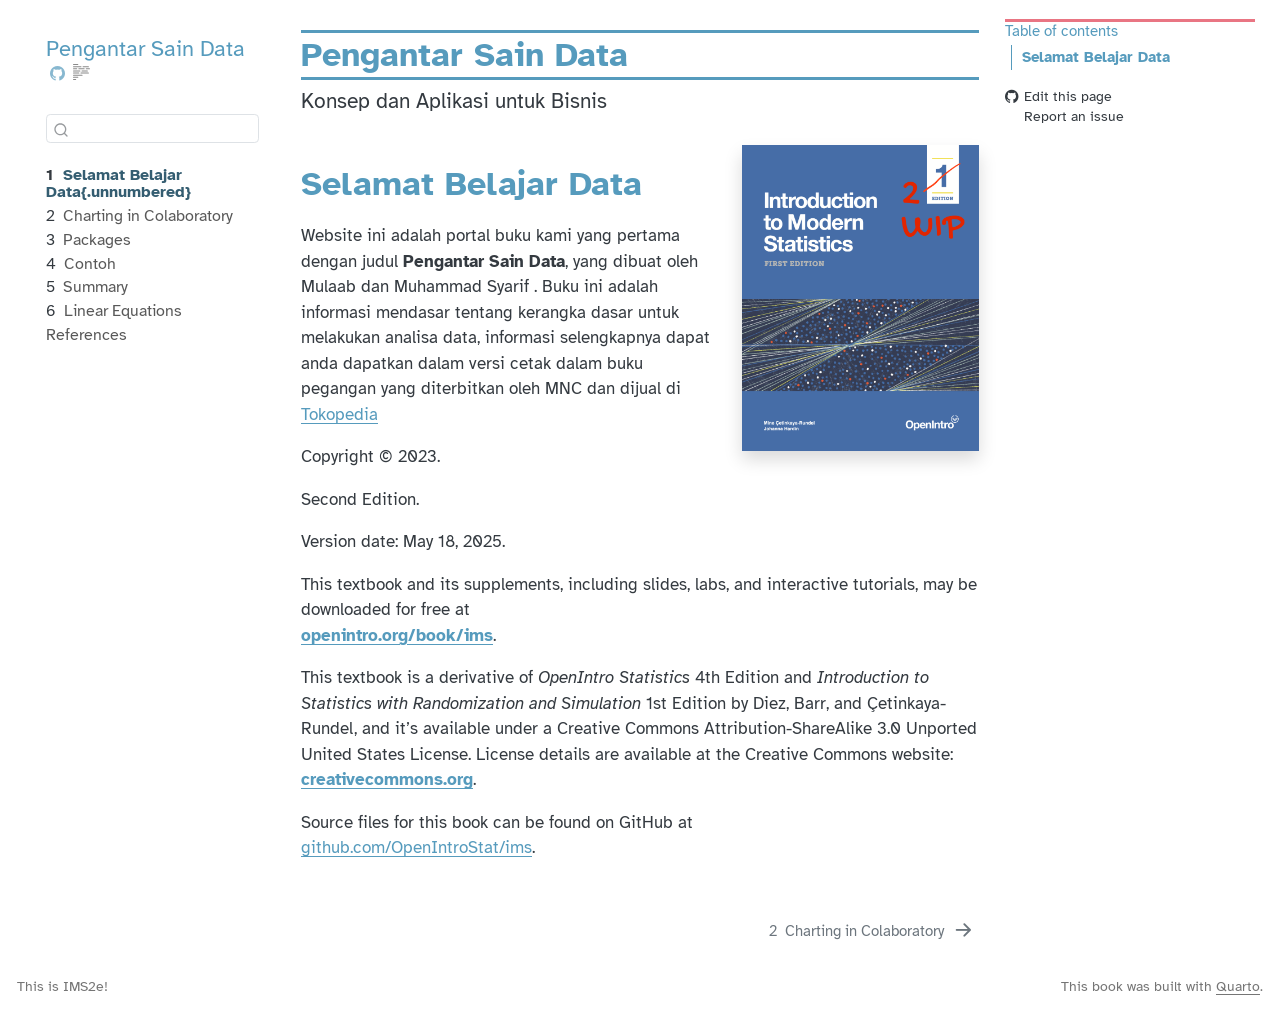
<file: index.html>
<!DOCTYPE html>
<html xmlns="http://www.w3.org/1999/xhtml" lang="en" xml:lang="en"><head>
<meta http-equiv="Content-Type" content="text/html; charset=UTF-8">
<meta charset="utf-8">
<meta name="generator" content="quarto-1.5.57">
<meta name="viewport" content="width=device-width, initial-scale=1.0, user-scalable=yes">
<meta name="author" content="Mine Çetinkaya-Rundel and Johanna Hardin">
<title>Pengantar Sain Data</title>
<style>
code{white-space: pre-wrap;}
span.smallcaps{font-variant: small-caps;}
div.columns{display: flex; gap: min(4vw, 1.5em);}
div.column{flex: auto; overflow-x: auto;}
div.hanging-indent{margin-left: 1.5em; text-indent: -1.5em;}
ul.task-list{list-style: none;}
ul.task-list li input[type="checkbox"] {
  width: 0.8em;
  margin: 0 0.8em 0.2em -1em; /* quarto-specific, see https://github.com/quarto-dev/quarto-cli/issues/4556 */ 
  vertical-align: middle;
}
</style>

<script src="site_libs/quarto-nav/quarto-nav.js"></script>
<script src="site_libs/quarto-nav/headroom.min.js"></script>
<script src="site_libs/clipboard/clipboard.min.js"></script>
<script src="site_libs/quarto-search/autocomplete.umd.js"></script>
<script src="site_libs/quarto-search/fuse.min.js"></script>
<script src="site_libs/quarto-search/quarto-search.js"></script>
<meta name="quarto:offset" content="./">
<link href="./grafik/grafik.html" rel="next">
<link href="./images/openintro.png" rel="icon" type="image/png">
<script src="site_libs/quarto-html/quarto.js"></script>
<script src="site_libs/quarto-html/popper.min.js"></script>
<script src="site_libs/quarto-html/tippy.umd.min.js"></script>
<script src="site_libs/quarto-html/anchor.min.js"></script>
<link href="site_libs/quarto-html/tippy.css" rel="stylesheet">
<link href="site_libs/quarto-html/quarto-syntax-highlighting.css" rel="stylesheet" id="quarto-text-highlighting-styles">
<script src="site_libs/bootstrap/bootstrap.min.js"></script>
<link href="site_libs/bootstrap/bootstrap-icons.css" rel="stylesheet">
<link href="site_libs/bootstrap/bootstrap.min.css" rel="stylesheet" id="quarto-bootstrap" data-mode="light">
<script src="site_libs/quarto-contrib/glightbox/glightbox.min.js"></script>
<link href="site_libs/quarto-contrib/glightbox/glightbox.min.css" rel="stylesheet">
<link href="site_libs/quarto-contrib/glightbox/lightbox.css" rel="stylesheet"><script id="quarto-search-options" type="application/json">{
  "location": "sidebar",
  "copy-button": false,
  "collapse-after": 3,
  "panel-placement": "start",
  "type": "textbox",
  "limit": 50,
  "keyboard-shortcut": [
    "f",
    "/",
    "s"
  ],
  "show-item-context": false,
  "language": {
    "search-no-results-text": "No results",
    "search-matching-documents-text": "matching documents",
    "search-copy-link-title": "Copy link to search",
    "search-hide-matches-text": "Hide additional matches",
    "search-more-match-text": "more match in this document",
    "search-more-matches-text": "more matches in this document",
    "search-clear-button-title": "Clear",
    "search-text-placeholder": "",
    "search-detached-cancel-button-title": "Cancel",
    "search-submit-button-title": "Submit",
    "search-label": "Search"
  }
}</script>
</head>
<body class="nav-sidebar floating">

<div id="quarto-search-results"></div>
  <header id="quarto-header" class="headroom fixed-top"><nav class="quarto-secondary-nav"><div class="container-fluid d-flex">
      <button type="button" class="quarto-btn-toggle btn" data-bs-toggle="collapse" role="button" data-bs-target=".quarto-sidebar-collapse-item" aria-controls="quarto-sidebar" aria-expanded="false" aria-label="Toggle sidebar navigation" onclick="if (window.quartoToggleHeadroom) { window.quartoToggleHeadroom(); }">
        <i class="bi bi-layout-text-sidebar-reverse"></i>
      </button>
        <nav class="quarto-page-breadcrumbs" aria-label="breadcrumb"><ol class="breadcrumb"><li class="breadcrumb-item"><a href="./index.html"><span class="chapter-number">1</span>&nbsp; <span class="chapter-title">Selamat Belajar Data{.unnumbered}</span></a></li></ol></nav>
        <a class="flex-grow-1" role="navigation" data-bs-toggle="collapse" data-bs-target=".quarto-sidebar-collapse-item" aria-controls="quarto-sidebar" aria-expanded="false" aria-label="Toggle sidebar navigation" onclick="if (window.quartoToggleHeadroom) { window.quartoToggleHeadroom(); }">      
        </a>
      <button type="button" class="btn quarto-search-button" aria-label="Search" onclick="window.quartoOpenSearch();">
        <i class="bi bi-search"></i>
      </button>
    </div>
  </nav></header><!-- content --><div id="quarto-content" class="quarto-container page-columns page-rows-contents page-layout-article">
<!-- sidebar -->
  <nav id="quarto-sidebar" class="sidebar collapse collapse-horizontal quarto-sidebar-collapse-item sidebar-navigation floating overflow-auto"><div class="pt-lg-2 mt-2 text-left sidebar-header">
    <div class="sidebar-title mb-0 py-0">
      <a href="./">Pengantar Sain Data</a> 
        <div class="sidebar-tools-main">
    <a href="https://github.com/OpenIntroStat/ims/" title="Source Code" class="quarto-navigation-tool px-1" aria-label="Source Code"><i class="bi bi-github"></i></a>
  <a href="" class="quarto-reader-toggle quarto-navigation-tool px-1" onclick="window.quartoToggleReader(); return false;" title="Toggle reader mode">
  <div class="quarto-reader-toggle-btn">
  <i class="bi"></i>
  </div>
</a>
</div>
    </div>
      </div>
        <div class="mt-2 flex-shrink-0 align-items-center">
        <div class="sidebar-search">
        <div id="quarto-search" class="" title="Search"></div>
        </div>
        </div>
    <div class="sidebar-menu-container"> 
    <ul class="list-unstyled mt-1">
<li class="sidebar-item">
  <div class="sidebar-item-container"> 
  <a href="./index.html" class="sidebar-item-text sidebar-link active">
 <span class="menu-text"><span class="chapter-number">1</span>&nbsp; <span class="chapter-title">Selamat Belajar Data{.unnumbered}</span></span></a>
  </div>
</li>
        <li class="sidebar-item">
  <div class="sidebar-item-container"> 
  <a href="./grafik/grafik.html" class="sidebar-item-text sidebar-link">
 <span class="menu-text"><span class="chapter-number">2</span>&nbsp; <span class="chapter-title">Charting in Colaboratory</span></span></a>
  </div>
</li>
        <li class="sidebar-item">
  <div class="sidebar-item-container"> 
  <a href="./grafik/iris.html" class="sidebar-item-text sidebar-link">
 <span class="menu-text"><span class="chapter-number">3</span>&nbsp; <span class="chapter-title">Packages</span></span></a>
  </div>
</li>
        <li class="sidebar-item">
  <div class="sidebar-item-container"> 
  <a href="./grafik/pca.html" class="sidebar-item-text sidebar-link">
 <span class="menu-text"><span class="chapter-number">4</span>&nbsp; <span class="chapter-title">Contoh</span></span></a>
  </div>
</li>
        <li class="sidebar-item">
  <div class="sidebar-item-container"> 
  <a href="./grafik/summary.html" class="sidebar-item-text sidebar-link">
 <span class="menu-text"><span class="chapter-number">5</span>&nbsp; <span class="chapter-title">Summary</span></span></a>
  </div>
</li>
        <li class="sidebar-item">
  <div class="sidebar-item-container"> 
  <a href="./grafik/L01LinearEquations.html" class="sidebar-item-text sidebar-link">
 <span class="menu-text"><span class="chapter-number">6</span>&nbsp; <span class="chapter-title">Linear Equations</span></span></a>
  </div>
</li>
        <li class="sidebar-item">
  <div class="sidebar-item-container"> 
  <a href="./grafik/references.html" class="sidebar-item-text sidebar-link">
 <span class="menu-text">References</span></a>
  </div>
</li>
    </ul>
</div>
</nav><div id="quarto-sidebar-glass" class="quarto-sidebar-collapse-item" data-bs-toggle="collapse" data-bs-target=".quarto-sidebar-collapse-item"></div>
<!-- margin-sidebar -->
    <div id="quarto-margin-sidebar" class="sidebar margin-sidebar">
        <nav id="TOC" role="doc-toc" class="toc-active"><h2 id="toc-title">Table of contents</h2>
   
  <ul>
<li><a href="#selamat-belajar-data" id="toc-selamat-belajar-data" class="nav-link active" data-scroll-target="#selamat-belajar-data">Selamat Belajar Data</a></li>
  </ul><div class="toc-actions"><ul><li><a href="https://github.com/OpenIntroStat/ims/edit/main/index.qmd" class="toc-action"><i class="bi bi-github"></i>Edit this page</a></li><li><a href="https://github.com/OpenIntroStat/ims/issues/new" class="toc-action"><i class="bi empty"></i>Report an issue</a></li></ul></div></nav>
    </div>
<!-- main -->
<main class="content" id="quarto-document-content"><header id="title-block-header" class="quarto-title-block default"><div class="quarto-title">
<h1 class="title">Pengantar Sain Data</h1>
<p class="subtitle lead">Konsep dan Aplikasi untuk Bisnis</p>
</div>



<div class="quarto-title-meta">

    
  
    
  </div>
  


</header><p><a href="images/IMS2_front_cover_WIP.png" class="lightbox" data-gallery="quarto-lightbox-gallery-1"><img src="images/IMS2_front_cover_WIP.png" title="Pengantar Sain Data" class="quarto-cover-image img-fluid"></a></p>
<section id="selamat-belajar-data" class="level1 unnumbered welcome"><h1 class="unnumbered">Selamat Belajar Data</h1>
<p>Website ini adalah portal buku kami yang pertama dengan judul <strong>Pengantar Sain Data</strong>, yang dibuat oleh Mulaab dan Muhammad Syarif . Buku ini adalah informasi mendasar tentang kerangka dasar untuk melakukan analisa data, informasi selengkapnya dapat anda dapatkan dalam versi cetak dalam buku pegangan yang diterbitkan oleh MNC dan dijual di <a href="https://www.openintro.org/">Tokopedia</a></p>
<!--
The book will always be available for free here. It is also available in PDF (for free or for the amount you choose to contribute) on Leanpub and in black&white paperback for purchase for $20.
<br><br>
<a href="https://leanpub.com/imstat" target="_blank"><img src="images/_icons/file.png" width="30px">&nbsp;<strong>Download PDF</strong></a>
<br>
<a href="https://www.openintro.org/go?id=ims1_bw_pb&referrer=/book/ims/online"><img src="images/_icons/book.png" width="30px">&nbsp;<strong>Purchase paperback</strong></a>
<br><br>
---
<br><br>
-->
<p>Copyright © 2023.</p>
<p>Second Edition.</p>
<p>Version date: May 18, 2025.</p>
<p>This textbook and its supplements, including slides, labs, and interactive tutorials, may be downloaded for free at<br><a href="http://openintro.org/book/ims"><strong>openintro.org/book/ims</strong></a>.</p>
<p>This textbook is a derivative of <em>OpenIntro Statistics</em> 4th Edition and <em>Introduction to Statistics with Randomization and Simulation</em> 1st Edition by Diez, Barr, and Çetinkaya-Rundel, and it’s available under a Creative Commons Attribution-ShareAlike 3.0 Unported United States License. License details are available at the Creative Commons website:<br><a href="https://www.openintro.org/go/?id=creativecommons_org&amp;referrer=ims1_pdf"><strong>creativecommons.org</strong></a>.</p>
<p>Source files for this book can be found on GitHub at<br><a href="https://github.com/OpenIntroStat/ims">github.com/OpenIntroStat/ims</a>.</p>
</section><!-- ```{r} --><!-- # install.packages("systemfonts") --><!-- systemfonts::system_fonts() --><!-- ``` -->


</main><!-- /main --><script id="quarto-html-after-body" type="application/javascript">
window.document.addEventListener("DOMContentLoaded", function (event) {
  const toggleBodyColorMode = (bsSheetEl) => {
    const mode = bsSheetEl.getAttribute("data-mode");
    const bodyEl = window.document.querySelector("body");
    if (mode === "dark") {
      bodyEl.classList.add("quarto-dark");
      bodyEl.classList.remove("quarto-light");
    } else {
      bodyEl.classList.add("quarto-light");
      bodyEl.classList.remove("quarto-dark");
    }
  }
  const toggleBodyColorPrimary = () => {
    const bsSheetEl = window.document.querySelector("link#quarto-bootstrap");
    if (bsSheetEl) {
      toggleBodyColorMode(bsSheetEl);
    }
  }
  toggleBodyColorPrimary();  
  const icon = "";
  const anchorJS = new window.AnchorJS();
  anchorJS.options = {
    placement: 'right',
    icon: icon
  };
  anchorJS.add('.anchored');
  const isCodeAnnotation = (el) => {
    for (const clz of el.classList) {
      if (clz.startsWith('code-annotation-')) {                     
        return true;
      }
    }
    return false;
  }
  const onCopySuccess = function(e) {
    // button target
    const button = e.trigger;
    // don't keep focus
    button.blur();
    // flash "checked"
    button.classList.add('code-copy-button-checked');
    var currentTitle = button.getAttribute("title");
    button.setAttribute("title", "Copied!");
    let tooltip;
    if (window.bootstrap) {
      button.setAttribute("data-bs-toggle", "tooltip");
      button.setAttribute("data-bs-placement", "left");
      button.setAttribute("data-bs-title", "Copied!");
      tooltip = new bootstrap.Tooltip(button, 
        { trigger: "manual", 
          customClass: "code-copy-button-tooltip",
          offset: [0, -8]});
      tooltip.show();    
    }
    setTimeout(function() {
      if (tooltip) {
        tooltip.hide();
        button.removeAttribute("data-bs-title");
        button.removeAttribute("data-bs-toggle");
        button.removeAttribute("data-bs-placement");
      }
      button.setAttribute("title", currentTitle);
      button.classList.remove('code-copy-button-checked');
    }, 1000);
    // clear code selection
    e.clearSelection();
  }
  const getTextToCopy = function(trigger) {
      const codeEl = trigger.previousElementSibling.cloneNode(true);
      for (const childEl of codeEl.children) {
        if (isCodeAnnotation(childEl)) {
          childEl.remove();
        }
      }
      return codeEl.innerText;
  }
  const clipboard = new window.ClipboardJS('.code-copy-button:not([data-in-quarto-modal])', {
    text: getTextToCopy
  });
  clipboard.on('success', onCopySuccess);
  if (window.document.getElementById('quarto-embedded-source-code-modal')) {
    // For code content inside modals, clipBoardJS needs to be initialized with a container option
    // TODO: Check when it could be a function (https://github.com/zenorocha/clipboard.js/issues/860)
    const clipboardModal = new window.ClipboardJS('.code-copy-button[data-in-quarto-modal]', {
      text: getTextToCopy,
      container: window.document.getElementById('quarto-embedded-source-code-modal')
    });
    clipboardModal.on('success', onCopySuccess);
  }
    var localhostRegex = new RegExp(/^(?:http|https):\/\/localhost\:?[0-9]*\//);
    var mailtoRegex = new RegExp(/^mailto:/);
      var filterRegex = new RegExp("https:\/\/openintro-ims2\.netlify\.app\/");
    var isInternal = (href) => {
        return filterRegex.test(href) || localhostRegex.test(href) || mailtoRegex.test(href);
    }
    // Inspect non-navigation links and adorn them if external
 	var links = window.document.querySelectorAll('a[href]:not(.nav-link):not(.navbar-brand):not(.toc-action):not(.sidebar-link):not(.sidebar-item-toggle):not(.pagination-link):not(.no-external):not([aria-hidden]):not(.dropdown-item):not(.quarto-navigation-tool):not(.about-link)');
    for (var i=0; i<links.length; i++) {
      const link = links[i];
      if (!isInternal(link.href)) {
        // undo the damage that might have been done by quarto-nav.js in the case of
        // links that we want to consider external
        if (link.dataset.originalHref !== undefined) {
          link.href = link.dataset.originalHref;
        }
      }
    }
  function tippyHover(el, contentFn, onTriggerFn, onUntriggerFn) {
    const config = {
      allowHTML: true,
      maxWidth: 500,
      delay: 100,
      arrow: false,
      appendTo: function(el) {
          return el.parentElement;
      },
      interactive: true,
      interactiveBorder: 10,
      theme: 'quarto',
      placement: 'bottom-start',
    };
    if (contentFn) {
      config.content = contentFn;
    }
    if (onTriggerFn) {
      config.onTrigger = onTriggerFn;
    }
    if (onUntriggerFn) {
      config.onUntrigger = onUntriggerFn;
    }
    window.tippy(el, config); 
  }
  const noterefs = window.document.querySelectorAll('a[role="doc-noteref"]');
  for (var i=0; i<noterefs.length; i++) {
    const ref = noterefs[i];
    tippyHover(ref, function() {
      // use id or data attribute instead here
      let href = ref.getAttribute('data-footnote-href') || ref.getAttribute('href');
      try { href = new URL(href).hash; } catch {}
      const id = href.replace(/^#\/?/, "");
      const note = window.document.getElementById(id);
      if (note) {
        return note.innerHTML;
      } else {
        return "";
      }
    });
  }
  const xrefs = window.document.querySelectorAll('a.quarto-xref');
  const processXRef = (id, note) => {
    // Strip column container classes
    const stripColumnClz = (el) => {
      el.classList.remove("page-full", "page-columns");
      if (el.children) {
        for (const child of el.children) {
          stripColumnClz(child);
        }
      }
    }
    stripColumnClz(note)
    if (id === null || id.startsWith('sec-')) {
      // Special case sections, only their first couple elements
      const container = document.createElement("div");
      if (note.children && note.children.length > 2) {
        container.appendChild(note.children[0].cloneNode(true));
        for (let i = 1; i < note.children.length; i++) {
          const child = note.children[i];
          if (child.tagName === "P" && child.innerText === "") {
            continue;
          } else {
            container.appendChild(child.cloneNode(true));
            break;
          }
        }
        if (window.Quarto?.typesetMath) {
          window.Quarto.typesetMath(container);
        }
        return container.innerHTML
      } else {
        if (window.Quarto?.typesetMath) {
          window.Quarto.typesetMath(note);
        }
        return note.innerHTML;
      }
    } else {
      // Remove any anchor links if they are present
      const anchorLink = note.querySelector('a.anchorjs-link');
      if (anchorLink) {
        anchorLink.remove();
      }
      if (window.Quarto?.typesetMath) {
        window.Quarto.typesetMath(note);
      }
      // TODO in 1.5, we should make sure this works without a callout special case
      if (note.classList.contains("callout")) {
        return note.outerHTML;
      } else {
        return note.innerHTML;
      }
    }
  }
  for (var i=0; i<xrefs.length; i++) {
    const xref = xrefs[i];
    tippyHover(xref, undefined, function(instance) {
      instance.disable();
      let url = xref.getAttribute('href');
      let hash = undefined; 
      if (url.startsWith('#')) {
        hash = url;
      } else {
        try { hash = new URL(url).hash; } catch {}
      }
      if (hash) {
        const id = hash.replace(/^#\/?/, "");
        const note = window.document.getElementById(id);
        if (note !== null) {
          try {
            const html = processXRef(id, note.cloneNode(true));
            instance.setContent(html);
          } finally {
            instance.enable();
            instance.show();
          }
        } else {
          // See if we can fetch this
          fetch(url.split('#')[0])
          .then(res => res.text())
          .then(html => {
            const parser = new DOMParser();
            const htmlDoc = parser.parseFromString(html, "text/html");
            const note = htmlDoc.getElementById(id);
            if (note !== null) {
              const html = processXRef(id, note);
              instance.setContent(html);
            } 
          }).finally(() => {
            instance.enable();
            instance.show();
          });
        }
      } else {
        // See if we can fetch a full url (with no hash to target)
        // This is a special case and we should probably do some content thinning / targeting
        fetch(url)
        .then(res => res.text())
        .then(html => {
          const parser = new DOMParser();
          const htmlDoc = parser.parseFromString(html, "text/html");
          const note = htmlDoc.querySelector('main.content');
          if (note !== null) {
            // This should only happen for chapter cross references
            // (since there is no id in the URL)
            // remove the first header
            if (note.children.length > 0 && note.children[0].tagName === "HEADER") {
              note.children[0].remove();
            }
            const html = processXRef(null, note);
            instance.setContent(html);
          } 
        }).finally(() => {
          instance.enable();
          instance.show();
        });
      }
    }, function(instance) {
    });
  }
      let selectedAnnoteEl;
      const selectorForAnnotation = ( cell, annotation) => {
        let cellAttr = 'data-code-cell="' + cell + '"';
        let lineAttr = 'data-code-annotation="' +  annotation + '"';
        const selector = 'span[' + cellAttr + '][' + lineAttr + ']';
        return selector;
      }
      const selectCodeLines = (annoteEl) => {
        const doc = window.document;
        const targetCell = annoteEl.getAttribute("data-target-cell");
        const targetAnnotation = annoteEl.getAttribute("data-target-annotation");
        const annoteSpan = window.document.querySelector(selectorForAnnotation(targetCell, targetAnnotation));
        const lines = annoteSpan.getAttribute("data-code-lines").split(",");
        const lineIds = lines.map((line) => {
          return targetCell + "-" + line;
        })
        let top = null;
        let height = null;
        let parent = null;
        if (lineIds.length > 0) {
            //compute the position of the single el (top and bottom and make a div)
            const el = window.document.getElementById(lineIds[0]);
            top = el.offsetTop;
            height = el.offsetHeight;
            parent = el.parentElement.parentElement;
          if (lineIds.length > 1) {
            const lastEl = window.document.getElementById(lineIds[lineIds.length - 1]);
            const bottom = lastEl.offsetTop + lastEl.offsetHeight;
            height = bottom - top;
          }
          if (top !== null && height !== null && parent !== null) {
            // cook up a div (if necessary) and position it 
            let div = window.document.getElementById("code-annotation-line-highlight");
            if (div === null) {
              div = window.document.createElement("div");
              div.setAttribute("id", "code-annotation-line-highlight");
              div.style.position = 'absolute';
              parent.appendChild(div);
            }
            div.style.top = top - 2 + "px";
            div.style.height = height + 4 + "px";
            div.style.left = 0;
            let gutterDiv = window.document.getElementById("code-annotation-line-highlight-gutter");
            if (gutterDiv === null) {
              gutterDiv = window.document.createElement("div");
              gutterDiv.setAttribute("id", "code-annotation-line-highlight-gutter");
              gutterDiv.style.position = 'absolute';
              const codeCell = window.document.getElementById(targetCell);
              const gutter = codeCell.querySelector('.code-annotation-gutter');
              gutter.appendChild(gutterDiv);
            }
            gutterDiv.style.top = top - 2 + "px";
            gutterDiv.style.height = height + 4 + "px";
          }
          selectedAnnoteEl = annoteEl;
        }
      };
      const unselectCodeLines = () => {
        const elementsIds = ["code-annotation-line-highlight", "code-annotation-line-highlight-gutter"];
        elementsIds.forEach((elId) => {
          const div = window.document.getElementById(elId);
          if (div) {
            div.remove();
          }
        });
        selectedAnnoteEl = undefined;
      };
        // Handle positioning of the toggle
    window.addEventListener(
      "resize",
      throttle(() => {
        elRect = undefined;
        if (selectedAnnoteEl) {
          selectCodeLines(selectedAnnoteEl);
        }
      }, 10)
    );
    function throttle(fn, ms) {
    let throttle = false;
    let timer;
      return (...args) => {
        if(!throttle) { // first call gets through
            fn.apply(this, args);
            throttle = true;
        } else { // all the others get throttled
            if(timer) clearTimeout(timer); // cancel #2
            timer = setTimeout(() => {
              fn.apply(this, args);
              timer = throttle = false;
            }, ms);
        }
      };
    }
      // Attach click handler to the DT
      const annoteDls = window.document.querySelectorAll('dt[data-target-cell]');
      for (const annoteDlNode of annoteDls) {
        annoteDlNode.addEventListener('click', (event) => {
          const clickedEl = event.target;
          if (clickedEl !== selectedAnnoteEl) {
            unselectCodeLines();
            const activeEl = window.document.querySelector('dt[data-target-cell].code-annotation-active');
            if (activeEl) {
              activeEl.classList.remove('code-annotation-active');
            }
            selectCodeLines(clickedEl);
            clickedEl.classList.add('code-annotation-active');
          } else {
            // Unselect the line
            unselectCodeLines();
            clickedEl.classList.remove('code-annotation-active');
          }
        });
      }
  const findCites = (el) => {
    const parentEl = el.parentElement;
    if (parentEl) {
      const cites = parentEl.dataset.cites;
      if (cites) {
        return {
          el,
          cites: cites.split(' ')
        };
      } else {
        return findCites(el.parentElement)
      }
    } else {
      return undefined;
    }
  };
  var bibliorefs = window.document.querySelectorAll('a[role="doc-biblioref"]');
  for (var i=0; i<bibliorefs.length; i++) {
    const ref = bibliorefs[i];
    const citeInfo = findCites(ref);
    if (citeInfo) {
      tippyHover(citeInfo.el, function() {
        var popup = window.document.createElement('div');
        citeInfo.cites.forEach(function(cite) {
          var citeDiv = window.document.createElement('div');
          citeDiv.classList.add('hanging-indent');
          citeDiv.classList.add('csl-entry');
          var biblioDiv = window.document.getElementById('ref-' + cite);
          if (biblioDiv) {
            citeDiv.innerHTML = biblioDiv.innerHTML;
          }
          popup.appendChild(citeDiv);
        });
        return popup.innerHTML;
      });
    }
  }
});
</script><nav class="page-navigation"><div class="nav-page nav-page-previous">
  </div>
  <div class="nav-page nav-page-next">
      <a href="./grafik/grafik.html" class="pagination-link" aria-label="Charting in Colaboratory">
        <span class="nav-page-text"><span class="chapter-number">2</span>&nbsp; <span class="chapter-title">Charting in Colaboratory</span></span> <i class="bi bi-arrow-right-short"></i>
      </a>
  </div>
</nav>
</div> <!-- /content -->
<footer class="footer"><div class="nav-footer">
    <div class="nav-footer-left">
<p>This is IMS2e!</p>
</div>   
    <div class="nav-footer-center">
      &nbsp;
    <div class="toc-actions d-sm-block d-md-none"><ul><li><a href="https://github.com/OpenIntroStat/ims/edit/main/index.qmd" class="toc-action"><i class="bi bi-github"></i>Edit this page</a></li><li><a href="https://github.com/OpenIntroStat/ims/issues/new" class="toc-action"><i class="bi empty"></i>Report an issue</a></li></ul></div></div>
    <div class="nav-footer-right">
<p>This book was built with <a href="https://quarto.org/">Quarto</a>.</p>
</div>
  </div>
</footer><script>var lightboxQuarto = GLightbox({"selector":".lightbox","closeEffect":"zoom","openEffect":"zoom","loop":false,"descPosition":"bottom"});
(function() {
  let previousOnload = window.onload;
  window.onload = () => {
    if (previousOnload) {
      previousOnload();
    }
    lightboxQuarto.on('slide_before_load', (data) => {
      const { slideIndex, slideNode, slideConfig, player, trigger } = data;
      const href = trigger.getAttribute('href');
      if (href !== null) {
        const imgEl = window.document.querySelector(`a[href="${href}"] img`);
        if (imgEl !== null) {
          const srcAttr = imgEl.getAttribute("src");
          if (srcAttr && srcAttr.startsWith("data:")) {
            slideConfig.href = srcAttr;
          }
        }
      } 
    });
  
    lightboxQuarto.on('slide_after_load', (data) => {
      const { slideIndex, slideNode, slideConfig, player, trigger } = data;
      if (window.Quarto?.typesetMath) {
        window.Quarto.typesetMath(slideNode);
      }
    });
  
  };
  
})();
          </script>


</body></html>
</file>
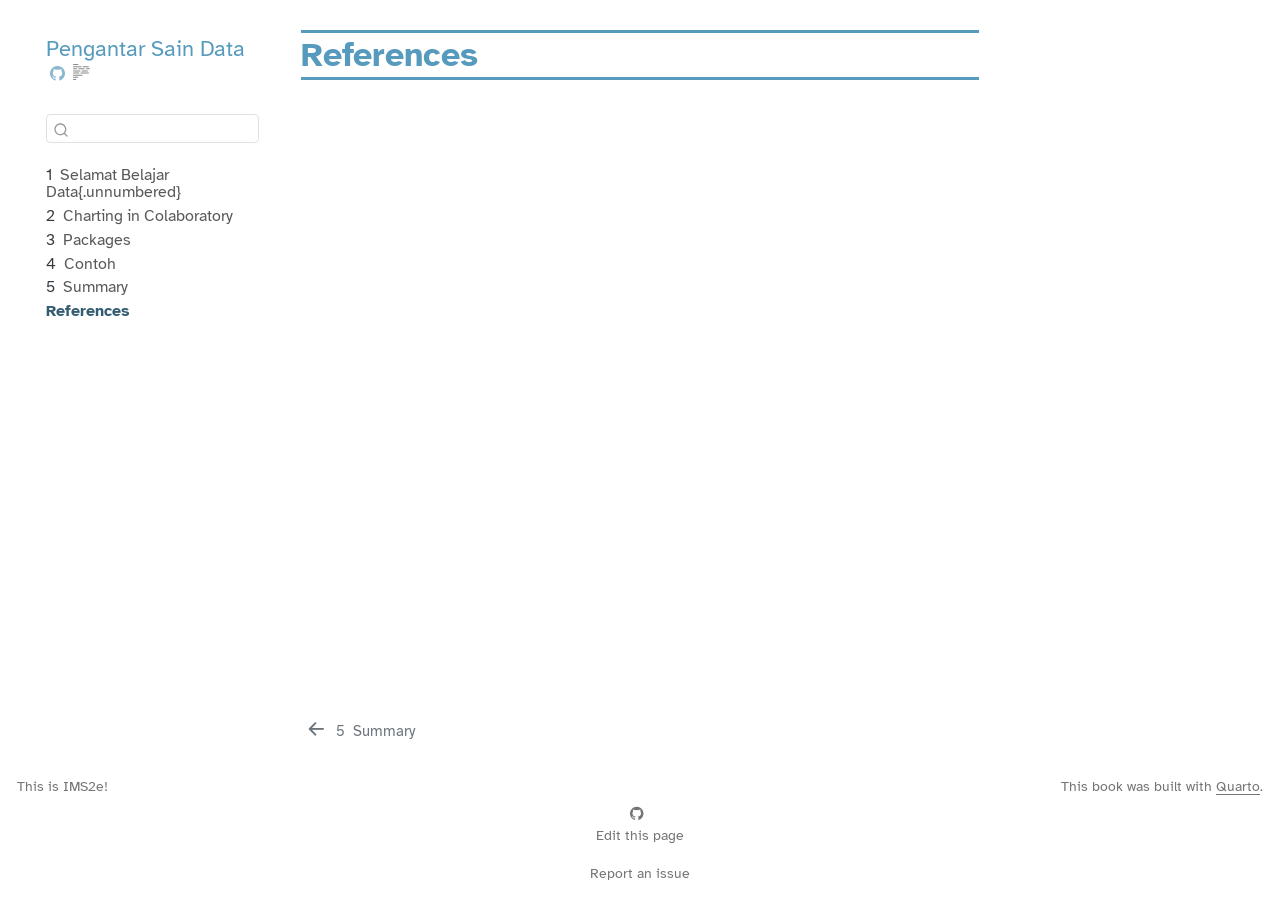
<file: grafik/references.html>
<!DOCTYPE html>
<html xmlns="http://www.w3.org/1999/xhtml" lang="en" xml:lang="en"><head>

<meta charset="utf-8">
<meta name="generator" content="quarto-1.3.450">

<meta name="viewport" content="width=device-width, initial-scale=1.0, user-scalable=yes">

<meta name="author" content="Mine Çetinkaya-Rundel and Johanna Hardin">

<title>Pengantar Sain Data - References</title>
<style>
code{white-space: pre-wrap;}
span.smallcaps{font-variant: small-caps;}
div.columns{display: flex; gap: min(4vw, 1.5em);}
div.column{flex: auto; overflow-x: auto;}
div.hanging-indent{margin-left: 1.5em; text-indent: -1.5em;}
ul.task-list{list-style: none;}
ul.task-list li input[type="checkbox"] {
  width: 0.8em;
  margin: 0 0.8em 0.2em -1em; /* quarto-specific, see https://github.com/quarto-dev/quarto-cli/issues/4556 */ 
  vertical-align: middle;
}
/* CSS for citations */
div.csl-bib-body { }
div.csl-entry {
  clear: both;
}
.hanging-indent div.csl-entry {
  margin-left:2em;
  text-indent:-2em;
}
div.csl-left-margin {
  min-width:2em;
  float:left;
}
div.csl-right-inline {
  margin-left:2em;
  padding-left:1em;
}
div.csl-indent {
  margin-left: 2em;
}</style>


<script src="../site_libs/quarto-nav/quarto-nav.js"></script>
<script src="../site_libs/quarto-nav/headroom.min.js"></script>
<script src="../site_libs/clipboard/clipboard.min.js"></script>
<script src="../site_libs/quarto-search/autocomplete.umd.js"></script>
<script src="../site_libs/quarto-search/fuse.min.js"></script>
<script src="../site_libs/quarto-search/quarto-search.js"></script>
<meta name="quarto:offset" content="../">
<link href="../grafik/summary.html" rel="prev">
<link href="../images/openintro.png" rel="icon" type="image/png">
<script src="../site_libs/quarto-html/quarto.js"></script>
<script src="../site_libs/quarto-html/popper.min.js"></script>
<script src="../site_libs/quarto-html/tippy.umd.min.js"></script>
<script src="../site_libs/quarto-html/anchor.min.js"></script>
<link href="../site_libs/quarto-html/tippy.css" rel="stylesheet">
<link href="../site_libs/quarto-html/quarto-syntax-highlighting.css" rel="stylesheet" id="quarto-text-highlighting-styles">
<script src="../site_libs/bootstrap/bootstrap.min.js"></script>
<link href="../site_libs/bootstrap/bootstrap-icons.css" rel="stylesheet">
<link href="../site_libs/bootstrap/bootstrap.min.css" rel="stylesheet" id="quarto-bootstrap" data-mode="light">
<script id="quarto-search-options" type="application/json">{
  "location": "sidebar",
  "copy-button": false,
  "collapse-after": 3,
  "panel-placement": "start",
  "type": "textbox",
  "limit": 20,
  "language": {
    "search-no-results-text": "No results",
    "search-matching-documents-text": "matching documents",
    "search-copy-link-title": "Copy link to search",
    "search-hide-matches-text": "Hide additional matches",
    "search-more-match-text": "more match in this document",
    "search-more-matches-text": "more matches in this document",
    "search-clear-button-title": "Clear",
    "search-detached-cancel-button-title": "Cancel",
    "search-submit-button-title": "Submit",
    "search-label": "Search"
  }
}</script>


</head>

<body class="nav-sidebar floating">

<div id="quarto-search-results"></div>
  <header id="quarto-header" class="headroom fixed-top">
  <nav class="quarto-secondary-nav">
    <div class="container-fluid d-flex">
      <button type="button" class="quarto-btn-toggle btn" data-bs-toggle="collapse" data-bs-target="#quarto-sidebar,#quarto-sidebar-glass" aria-controls="quarto-sidebar" aria-expanded="false" aria-label="Toggle sidebar navigation" onclick="if (window.quartoToggleHeadroom) { window.quartoToggleHeadroom(); }">
        <i class="bi bi-layout-text-sidebar-reverse"></i>
      </button>
      <nav class="quarto-page-breadcrumbs" aria-label="breadcrumb"><ol class="breadcrumb"><li class="breadcrumb-item"><a href="../grafik/references.html">References</a></li></ol></nav>
      <a class="flex-grow-1" role="button" data-bs-toggle="collapse" data-bs-target="#quarto-sidebar,#quarto-sidebar-glass" aria-controls="quarto-sidebar" aria-expanded="false" aria-label="Toggle sidebar navigation" onclick="if (window.quartoToggleHeadroom) { window.quartoToggleHeadroom(); }">      
      </a>
      <button type="button" class="btn quarto-search-button" aria-label="" onclick="window.quartoOpenSearch();">
        <i class="bi bi-search"></i>
      </button>
    </div>
  </nav>
</header>
<!-- content -->
<div id="quarto-content" class="quarto-container page-columns page-rows-contents page-layout-article">
<!-- sidebar -->
  <nav id="quarto-sidebar" class="sidebar collapse collapse-horizontal sidebar-navigation floating overflow-auto">
    <div class="pt-lg-2 mt-2 text-left sidebar-header">
    <div class="sidebar-title mb-0 py-0">
      <a href="../">Pengantar Sain Data</a> 
        <div class="sidebar-tools-main">
    <a href="https://github.com/OpenIntroStat/ims/" rel="" title="Source Code" class="quarto-navigation-tool px-1" aria-label="Source Code"><i class="bi bi-github"></i></a>
  <a href="" class="quarto-reader-toggle quarto-navigation-tool px-1" onclick="window.quartoToggleReader(); return false;" title="Toggle reader mode">
  <div class="quarto-reader-toggle-btn">
  <i class="bi"></i>
  </div>
</a>
</div>
    </div>
      </div>
        <div class="mt-2 flex-shrink-0 align-items-center">
        <div class="sidebar-search">
        <div id="quarto-search" class="" title="Search"></div>
        </div>
        </div>
    <div class="sidebar-menu-container"> 
    <ul class="list-unstyled mt-1">
        <li class="sidebar-item">
  <div class="sidebar-item-container"> 
  <a href="../index.html" class="sidebar-item-text sidebar-link">
 <span class="menu-text"><span class="chapter-number">1</span>&nbsp; <span class="chapter-title">Selamat Belajar Data{.unnumbered}</span></span></a>
  </div>
</li>
        <li class="sidebar-item">
  <div class="sidebar-item-container"> 
  <a href="../grafik/grafik.html" class="sidebar-item-text sidebar-link">
 <span class="menu-text"><span class="chapter-number">2</span>&nbsp; <span class="chapter-title">Charting in Colaboratory</span></span></a>
  </div>
</li>
        <li class="sidebar-item">
  <div class="sidebar-item-container"> 
  <a href="../grafik/iris.html" class="sidebar-item-text sidebar-link">
 <span class="menu-text"><span class="chapter-number">3</span>&nbsp; <span class="chapter-title">Packages</span></span></a>
  </div>
</li>
        <li class="sidebar-item">
  <div class="sidebar-item-container"> 
  <a href="../grafik/pca.html" class="sidebar-item-text sidebar-link">
 <span class="menu-text"><span class="chapter-number">4</span>&nbsp; <span class="chapter-title">Contoh</span></span></a>
  </div>
</li>
        <li class="sidebar-item">
  <div class="sidebar-item-container"> 
  <a href="../grafik/summary.html" class="sidebar-item-text sidebar-link">
 <span class="menu-text"><span class="chapter-number">5</span>&nbsp; <span class="chapter-title">Summary</span></span></a>
  </div>
</li>
        <li class="sidebar-item">
  <div class="sidebar-item-container"> 
  <a href="../grafik/references.html" class="sidebar-item-text sidebar-link active">
 <span class="menu-text">References</span></a>
  </div>
</li>
    </ul>
    </div>
</nav>
<div id="quarto-sidebar-glass" data-bs-toggle="collapse" data-bs-target="#quarto-sidebar,#quarto-sidebar-glass"></div>
<!-- margin-sidebar -->
    <div id="quarto-margin-sidebar" class="sidebar margin-sidebar">
        
    </div>
<!-- main -->
<main class="content" id="quarto-document-content">

<header id="title-block-header" class="quarto-title-block default">
<div class="quarto-title">
<h1 class="title">References</h1>
</div>



<div class="quarto-title-meta">

    
  
    
  </div>
  

</header>

<div id="refs" role="list" style="display: none">

</div>



</main> <!-- /main -->
<script id="quarto-html-after-body" type="application/javascript">
window.document.addEventListener("DOMContentLoaded", function (event) {
  const toggleBodyColorMode = (bsSheetEl) => {
    const mode = bsSheetEl.getAttribute("data-mode");
    const bodyEl = window.document.querySelector("body");
    if (mode === "dark") {
      bodyEl.classList.add("quarto-dark");
      bodyEl.classList.remove("quarto-light");
    } else {
      bodyEl.classList.add("quarto-light");
      bodyEl.classList.remove("quarto-dark");
    }
  }
  const toggleBodyColorPrimary = () => {
    const bsSheetEl = window.document.querySelector("link#quarto-bootstrap");
    if (bsSheetEl) {
      toggleBodyColorMode(bsSheetEl);
    }
  }
  toggleBodyColorPrimary();  
  const icon = "";
  const anchorJS = new window.AnchorJS();
  anchorJS.options = {
    placement: 'right',
    icon: icon
  };
  anchorJS.add('.anchored');
  const isCodeAnnotation = (el) => {
    for (const clz of el.classList) {
      if (clz.startsWith('code-annotation-')) {                     
        return true;
      }
    }
    return false;
  }
  const clipboard = new window.ClipboardJS('.code-copy-button', {
    text: function(trigger) {
      const codeEl = trigger.previousElementSibling.cloneNode(true);
      for (const childEl of codeEl.children) {
        if (isCodeAnnotation(childEl)) {
          childEl.remove();
        }
      }
      return codeEl.innerText;
    }
  });
  clipboard.on('success', function(e) {
    // button target
    const button = e.trigger;
    // don't keep focus
    button.blur();
    // flash "checked"
    button.classList.add('code-copy-button-checked');
    var currentTitle = button.getAttribute("title");
    button.setAttribute("title", "Copied!");
    let tooltip;
    if (window.bootstrap) {
      button.setAttribute("data-bs-toggle", "tooltip");
      button.setAttribute("data-bs-placement", "left");
      button.setAttribute("data-bs-title", "Copied!");
      tooltip = new bootstrap.Tooltip(button, 
        { trigger: "manual", 
          customClass: "code-copy-button-tooltip",
          offset: [0, -8]});
      tooltip.show();    
    }
    setTimeout(function() {
      if (tooltip) {
        tooltip.hide();
        button.removeAttribute("data-bs-title");
        button.removeAttribute("data-bs-toggle");
        button.removeAttribute("data-bs-placement");
      }
      button.setAttribute("title", currentTitle);
      button.classList.remove('code-copy-button-checked');
    }, 1000);
    // clear code selection
    e.clearSelection();
  });
  function tippyHover(el, contentFn) {
    const config = {
      allowHTML: true,
      content: contentFn,
      maxWidth: 500,
      delay: 100,
      arrow: false,
      appendTo: function(el) {
          return el.parentElement;
      },
      interactive: true,
      interactiveBorder: 10,
      theme: 'quarto',
      placement: 'bottom-start'
    };
    window.tippy(el, config); 
  }
  const noterefs = window.document.querySelectorAll('a[role="doc-noteref"]');
  for (var i=0; i<noterefs.length; i++) {
    const ref = noterefs[i];
    tippyHover(ref, function() {
      // use id or data attribute instead here
      let href = ref.getAttribute('data-footnote-href') || ref.getAttribute('href');
      try { href = new URL(href).hash; } catch {}
      const id = href.replace(/^#\/?/, "");
      const note = window.document.getElementById(id);
      return note.innerHTML;
    });
  }
      let selectedAnnoteEl;
      const selectorForAnnotation = ( cell, annotation) => {
        let cellAttr = 'data-code-cell="' + cell + '"';
        let lineAttr = 'data-code-annotation="' +  annotation + '"';
        const selector = 'span[' + cellAttr + '][' + lineAttr + ']';
        return selector;
      }
      const selectCodeLines = (annoteEl) => {
        const doc = window.document;
        const targetCell = annoteEl.getAttribute("data-target-cell");
        const targetAnnotation = annoteEl.getAttribute("data-target-annotation");
        const annoteSpan = window.document.querySelector(selectorForAnnotation(targetCell, targetAnnotation));
        const lines = annoteSpan.getAttribute("data-code-lines").split(",");
        const lineIds = lines.map((line) => {
          return targetCell + "-" + line;
        })
        let top = null;
        let height = null;
        let parent = null;
        if (lineIds.length > 0) {
            //compute the position of the single el (top and bottom and make a div)
            const el = window.document.getElementById(lineIds[0]);
            top = el.offsetTop;
            height = el.offsetHeight;
            parent = el.parentElement.parentElement;
          if (lineIds.length > 1) {
            const lastEl = window.document.getElementById(lineIds[lineIds.length - 1]);
            const bottom = lastEl.offsetTop + lastEl.offsetHeight;
            height = bottom - top;
          }
          if (top !== null && height !== null && parent !== null) {
            // cook up a div (if necessary) and position it 
            let div = window.document.getElementById("code-annotation-line-highlight");
            if (div === null) {
              div = window.document.createElement("div");
              div.setAttribute("id", "code-annotation-line-highlight");
              div.style.position = 'absolute';
              parent.appendChild(div);
            }
            div.style.top = top - 2 + "px";
            div.style.height = height + 4 + "px";
            let gutterDiv = window.document.getElementById("code-annotation-line-highlight-gutter");
            if (gutterDiv === null) {
              gutterDiv = window.document.createElement("div");
              gutterDiv.setAttribute("id", "code-annotation-line-highlight-gutter");
              gutterDiv.style.position = 'absolute';
              const codeCell = window.document.getElementById(targetCell);
              const gutter = codeCell.querySelector('.code-annotation-gutter');
              gutter.appendChild(gutterDiv);
            }
            gutterDiv.style.top = top - 2 + "px";
            gutterDiv.style.height = height + 4 + "px";
          }
          selectedAnnoteEl = annoteEl;
        }
      };
      const unselectCodeLines = () => {
        const elementsIds = ["code-annotation-line-highlight", "code-annotation-line-highlight-gutter"];
        elementsIds.forEach((elId) => {
          const div = window.document.getElementById(elId);
          if (div) {
            div.remove();
          }
        });
        selectedAnnoteEl = undefined;
      };
      // Attach click handler to the DT
      const annoteDls = window.document.querySelectorAll('dt[data-target-cell]');
      for (const annoteDlNode of annoteDls) {
        annoteDlNode.addEventListener('click', (event) => {
          const clickedEl = event.target;
          if (clickedEl !== selectedAnnoteEl) {
            unselectCodeLines();
            const activeEl = window.document.querySelector('dt[data-target-cell].code-annotation-active');
            if (activeEl) {
              activeEl.classList.remove('code-annotation-active');
            }
            selectCodeLines(clickedEl);
            clickedEl.classList.add('code-annotation-active');
          } else {
            // Unselect the line
            unselectCodeLines();
            clickedEl.classList.remove('code-annotation-active');
          }
        });
      }
  const findCites = (el) => {
    const parentEl = el.parentElement;
    if (parentEl) {
      const cites = parentEl.dataset.cites;
      if (cites) {
        return {
          el,
          cites: cites.split(' ')
        };
      } else {
        return findCites(el.parentElement)
      }
    } else {
      return undefined;
    }
  };
  var bibliorefs = window.document.querySelectorAll('a[role="doc-biblioref"]');
  for (var i=0; i<bibliorefs.length; i++) {
    const ref = bibliorefs[i];
    const citeInfo = findCites(ref);
    if (citeInfo) {
      tippyHover(citeInfo.el, function() {
        var popup = window.document.createElement('div');
        citeInfo.cites.forEach(function(cite) {
          var citeDiv = window.document.createElement('div');
          citeDiv.classList.add('hanging-indent');
          citeDiv.classList.add('csl-entry');
          var biblioDiv = window.document.getElementById('ref-' + cite);
          if (biblioDiv) {
            citeDiv.innerHTML = biblioDiv.innerHTML;
          }
          popup.appendChild(citeDiv);
        });
        return popup.innerHTML;
      });
    }
  }
});
</script>
<nav class="page-navigation">
  <div class="nav-page nav-page-previous">
      <a href="../grafik/summary.html" class="pagination-link">
        <i class="bi bi-arrow-left-short"></i> <span class="nav-page-text"><span class="chapter-number">5</span>&nbsp; <span class="chapter-title">Summary</span></span>
      </a>          
  </div>
  <div class="nav-page nav-page-next">
  </div>
</nav>
</div> <!-- /content -->
<footer class="footer">
  <div class="nav-footer">
    <div class="nav-footer-left">This is IMS2e!</div>   
    <div class="nav-footer-center">
      &nbsp;
    <div class="toc-actions"><div><i class="bi bi-github"></i></div><div class="action-links"><p><a href="https://github.com/OpenIntroStat/ims/edit/main/grafik/references.qmd" class="toc-action">Edit this page</a></p><p><a href="https://github.com/OpenIntroStat/ims/issues/new" class="toc-action">Report an issue</a></p></div></div></div>
    <div class="nav-footer-right">This book was built with <a href="https://quarto.org/">Quarto</a>.</div>
  </div>
</footer>



</body></html>
</file>
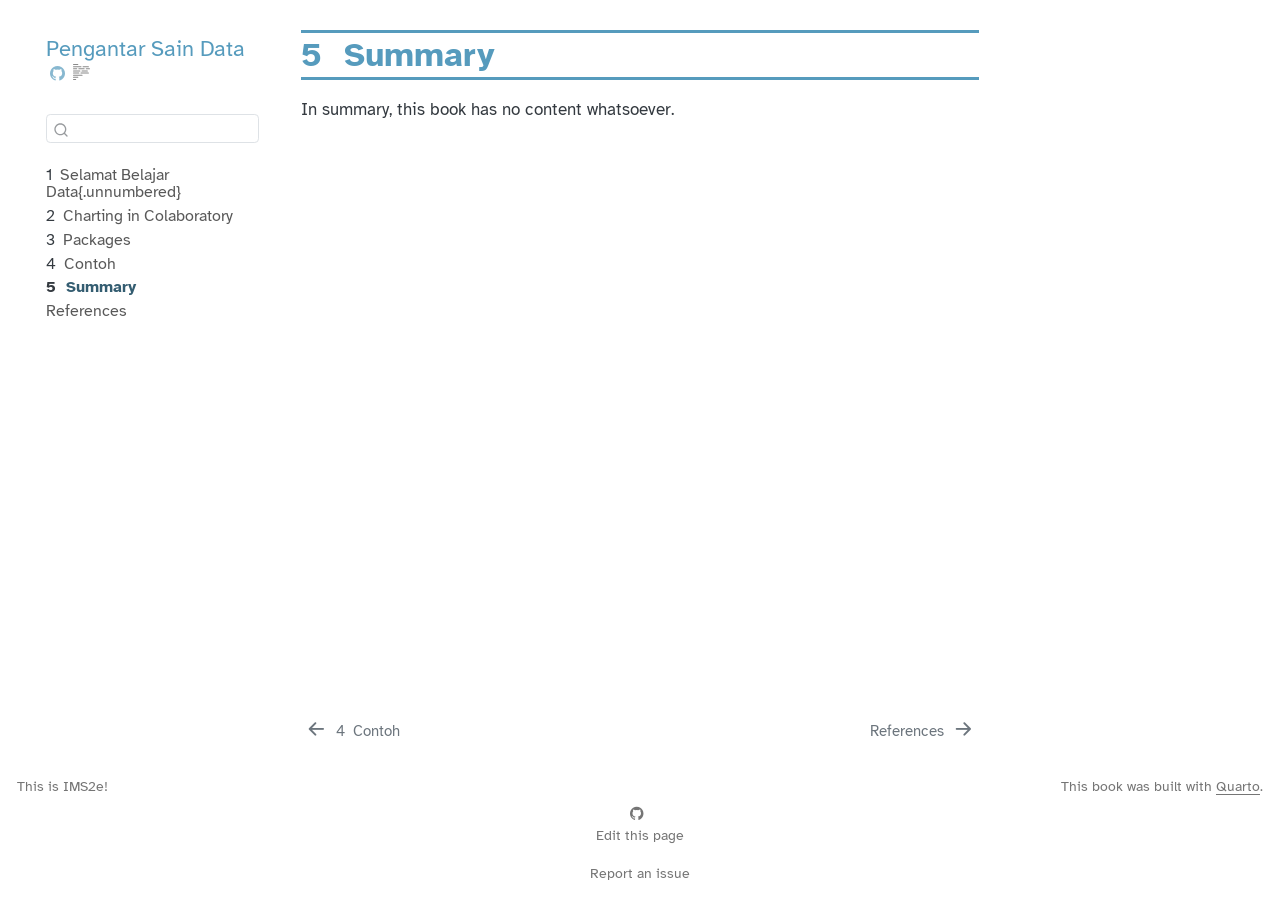
<file: grafik/summary.html>
<!DOCTYPE html>
<html xmlns="http://www.w3.org/1999/xhtml" lang="en" xml:lang="en"><head>

<meta charset="utf-8">
<meta name="generator" content="quarto-1.3.450">

<meta name="viewport" content="width=device-width, initial-scale=1.0, user-scalable=yes">

<meta name="author" content="Mine Çetinkaya-Rundel and Johanna Hardin">

<title>Pengantar Sain Data - 5&nbsp; Summary</title>
<style>
code{white-space: pre-wrap;}
span.smallcaps{font-variant: small-caps;}
div.columns{display: flex; gap: min(4vw, 1.5em);}
div.column{flex: auto; overflow-x: auto;}
div.hanging-indent{margin-left: 1.5em; text-indent: -1.5em;}
ul.task-list{list-style: none;}
ul.task-list li input[type="checkbox"] {
  width: 0.8em;
  margin: 0 0.8em 0.2em -1em; /* quarto-specific, see https://github.com/quarto-dev/quarto-cli/issues/4556 */ 
  vertical-align: middle;
}
</style>


<script src="../site_libs/quarto-nav/quarto-nav.js"></script>
<script src="../site_libs/quarto-nav/headroom.min.js"></script>
<script src="../site_libs/clipboard/clipboard.min.js"></script>
<script src="../site_libs/quarto-search/autocomplete.umd.js"></script>
<script src="../site_libs/quarto-search/fuse.min.js"></script>
<script src="../site_libs/quarto-search/quarto-search.js"></script>
<meta name="quarto:offset" content="../">
<link href="../grafik/references.html" rel="next">
<link href="../grafik/pca.html" rel="prev">
<link href="../images/openintro.png" rel="icon" type="image/png">
<script src="../site_libs/quarto-html/quarto.js"></script>
<script src="../site_libs/quarto-html/popper.min.js"></script>
<script src="../site_libs/quarto-html/tippy.umd.min.js"></script>
<script src="../site_libs/quarto-html/anchor.min.js"></script>
<link href="../site_libs/quarto-html/tippy.css" rel="stylesheet">
<link href="../site_libs/quarto-html/quarto-syntax-highlighting.css" rel="stylesheet" id="quarto-text-highlighting-styles">
<script src="../site_libs/bootstrap/bootstrap.min.js"></script>
<link href="../site_libs/bootstrap/bootstrap-icons.css" rel="stylesheet">
<link href="../site_libs/bootstrap/bootstrap.min.css" rel="stylesheet" id="quarto-bootstrap" data-mode="light">
<script id="quarto-search-options" type="application/json">{
  "location": "sidebar",
  "copy-button": false,
  "collapse-after": 3,
  "panel-placement": "start",
  "type": "textbox",
  "limit": 20,
  "language": {
    "search-no-results-text": "No results",
    "search-matching-documents-text": "matching documents",
    "search-copy-link-title": "Copy link to search",
    "search-hide-matches-text": "Hide additional matches",
    "search-more-match-text": "more match in this document",
    "search-more-matches-text": "more matches in this document",
    "search-clear-button-title": "Clear",
    "search-detached-cancel-button-title": "Cancel",
    "search-submit-button-title": "Submit",
    "search-label": "Search"
  }
}</script>


</head>

<body class="nav-sidebar floating">

<div id="quarto-search-results"></div>
  <header id="quarto-header" class="headroom fixed-top">
  <nav class="quarto-secondary-nav">
    <div class="container-fluid d-flex">
      <button type="button" class="quarto-btn-toggle btn" data-bs-toggle="collapse" data-bs-target="#quarto-sidebar,#quarto-sidebar-glass" aria-controls="quarto-sidebar" aria-expanded="false" aria-label="Toggle sidebar navigation" onclick="if (window.quartoToggleHeadroom) { window.quartoToggleHeadroom(); }">
        <i class="bi bi-layout-text-sidebar-reverse"></i>
      </button>
      <nav class="quarto-page-breadcrumbs" aria-label="breadcrumb"><ol class="breadcrumb"><li class="breadcrumb-item"><a href="../grafik/summary.html"><span class="chapter-number">5</span>&nbsp; <span class="chapter-title">Summary</span></a></li></ol></nav>
      <a class="flex-grow-1" role="button" data-bs-toggle="collapse" data-bs-target="#quarto-sidebar,#quarto-sidebar-glass" aria-controls="quarto-sidebar" aria-expanded="false" aria-label="Toggle sidebar navigation" onclick="if (window.quartoToggleHeadroom) { window.quartoToggleHeadroom(); }">      
      </a>
      <button type="button" class="btn quarto-search-button" aria-label="" onclick="window.quartoOpenSearch();">
        <i class="bi bi-search"></i>
      </button>
    </div>
  </nav>
</header>
<!-- content -->
<div id="quarto-content" class="quarto-container page-columns page-rows-contents page-layout-article">
<!-- sidebar -->
  <nav id="quarto-sidebar" class="sidebar collapse collapse-horizontal sidebar-navigation floating overflow-auto">
    <div class="pt-lg-2 mt-2 text-left sidebar-header">
    <div class="sidebar-title mb-0 py-0">
      <a href="../">Pengantar Sain Data</a> 
        <div class="sidebar-tools-main">
    <a href="https://github.com/OpenIntroStat/ims/" rel="" title="Source Code" class="quarto-navigation-tool px-1" aria-label="Source Code"><i class="bi bi-github"></i></a>
  <a href="" class="quarto-reader-toggle quarto-navigation-tool px-1" onclick="window.quartoToggleReader(); return false;" title="Toggle reader mode">
  <div class="quarto-reader-toggle-btn">
  <i class="bi"></i>
  </div>
</a>
</div>
    </div>
      </div>
        <div class="mt-2 flex-shrink-0 align-items-center">
        <div class="sidebar-search">
        <div id="quarto-search" class="" title="Search"></div>
        </div>
        </div>
    <div class="sidebar-menu-container"> 
    <ul class="list-unstyled mt-1">
        <li class="sidebar-item">
  <div class="sidebar-item-container"> 
  <a href="../index.html" class="sidebar-item-text sidebar-link">
 <span class="menu-text"><span class="chapter-number">1</span>&nbsp; <span class="chapter-title">Selamat Belajar Data{.unnumbered}</span></span></a>
  </div>
</li>
        <li class="sidebar-item">
  <div class="sidebar-item-container"> 
  <a href="../grafik/grafik.html" class="sidebar-item-text sidebar-link">
 <span class="menu-text"><span class="chapter-number">2</span>&nbsp; <span class="chapter-title">Charting in Colaboratory</span></span></a>
  </div>
</li>
        <li class="sidebar-item">
  <div class="sidebar-item-container"> 
  <a href="../grafik/iris.html" class="sidebar-item-text sidebar-link">
 <span class="menu-text"><span class="chapter-number">3</span>&nbsp; <span class="chapter-title">Packages</span></span></a>
  </div>
</li>
        <li class="sidebar-item">
  <div class="sidebar-item-container"> 
  <a href="../grafik/pca.html" class="sidebar-item-text sidebar-link">
 <span class="menu-text"><span class="chapter-number">4</span>&nbsp; <span class="chapter-title">Contoh</span></span></a>
  </div>
</li>
        <li class="sidebar-item">
  <div class="sidebar-item-container"> 
  <a href="../grafik/summary.html" class="sidebar-item-text sidebar-link active">
 <span class="menu-text"><span class="chapter-number">5</span>&nbsp; <span class="chapter-title">Summary</span></span></a>
  </div>
</li>
        <li class="sidebar-item">
  <div class="sidebar-item-container"> 
  <a href="../grafik/references.html" class="sidebar-item-text sidebar-link">
 <span class="menu-text">References</span></a>
  </div>
</li>
    </ul>
    </div>
</nav>
<div id="quarto-sidebar-glass" data-bs-toggle="collapse" data-bs-target="#quarto-sidebar,#quarto-sidebar-glass"></div>
<!-- margin-sidebar -->
    <div id="quarto-margin-sidebar" class="sidebar margin-sidebar">
        
    </div>
<!-- main -->
<main class="content" id="quarto-document-content">

<header id="title-block-header" class="quarto-title-block default">
<div class="quarto-title">
<h1 class="title"><span class="chapter-number">5</span>&nbsp; <span class="chapter-title">Summary</span></h1>
</div>



<div class="quarto-title-meta">

    
  
    
  </div>
  

</header>

<p>In summary, this book has no content whatsoever.</p>



</main> <!-- /main -->
<script id="quarto-html-after-body" type="application/javascript">
window.document.addEventListener("DOMContentLoaded", function (event) {
  const toggleBodyColorMode = (bsSheetEl) => {
    const mode = bsSheetEl.getAttribute("data-mode");
    const bodyEl = window.document.querySelector("body");
    if (mode === "dark") {
      bodyEl.classList.add("quarto-dark");
      bodyEl.classList.remove("quarto-light");
    } else {
      bodyEl.classList.add("quarto-light");
      bodyEl.classList.remove("quarto-dark");
    }
  }
  const toggleBodyColorPrimary = () => {
    const bsSheetEl = window.document.querySelector("link#quarto-bootstrap");
    if (bsSheetEl) {
      toggleBodyColorMode(bsSheetEl);
    }
  }
  toggleBodyColorPrimary();  
  const icon = "";
  const anchorJS = new window.AnchorJS();
  anchorJS.options = {
    placement: 'right',
    icon: icon
  };
  anchorJS.add('.anchored');
  const isCodeAnnotation = (el) => {
    for (const clz of el.classList) {
      if (clz.startsWith('code-annotation-')) {                     
        return true;
      }
    }
    return false;
  }
  const clipboard = new window.ClipboardJS('.code-copy-button', {
    text: function(trigger) {
      const codeEl = trigger.previousElementSibling.cloneNode(true);
      for (const childEl of codeEl.children) {
        if (isCodeAnnotation(childEl)) {
          childEl.remove();
        }
      }
      return codeEl.innerText;
    }
  });
  clipboard.on('success', function(e) {
    // button target
    const button = e.trigger;
    // don't keep focus
    button.blur();
    // flash "checked"
    button.classList.add('code-copy-button-checked');
    var currentTitle = button.getAttribute("title");
    button.setAttribute("title", "Copied!");
    let tooltip;
    if (window.bootstrap) {
      button.setAttribute("data-bs-toggle", "tooltip");
      button.setAttribute("data-bs-placement", "left");
      button.setAttribute("data-bs-title", "Copied!");
      tooltip = new bootstrap.Tooltip(button, 
        { trigger: "manual", 
          customClass: "code-copy-button-tooltip",
          offset: [0, -8]});
      tooltip.show();    
    }
    setTimeout(function() {
      if (tooltip) {
        tooltip.hide();
        button.removeAttribute("data-bs-title");
        button.removeAttribute("data-bs-toggle");
        button.removeAttribute("data-bs-placement");
      }
      button.setAttribute("title", currentTitle);
      button.classList.remove('code-copy-button-checked');
    }, 1000);
    // clear code selection
    e.clearSelection();
  });
  function tippyHover(el, contentFn) {
    const config = {
      allowHTML: true,
      content: contentFn,
      maxWidth: 500,
      delay: 100,
      arrow: false,
      appendTo: function(el) {
          return el.parentElement;
      },
      interactive: true,
      interactiveBorder: 10,
      theme: 'quarto',
      placement: 'bottom-start'
    };
    window.tippy(el, config); 
  }
  const noterefs = window.document.querySelectorAll('a[role="doc-noteref"]');
  for (var i=0; i<noterefs.length; i++) {
    const ref = noterefs[i];
    tippyHover(ref, function() {
      // use id or data attribute instead here
      let href = ref.getAttribute('data-footnote-href') || ref.getAttribute('href');
      try { href = new URL(href).hash; } catch {}
      const id = href.replace(/^#\/?/, "");
      const note = window.document.getElementById(id);
      return note.innerHTML;
    });
  }
      let selectedAnnoteEl;
      const selectorForAnnotation = ( cell, annotation) => {
        let cellAttr = 'data-code-cell="' + cell + '"';
        let lineAttr = 'data-code-annotation="' +  annotation + '"';
        const selector = 'span[' + cellAttr + '][' + lineAttr + ']';
        return selector;
      }
      const selectCodeLines = (annoteEl) => {
        const doc = window.document;
        const targetCell = annoteEl.getAttribute("data-target-cell");
        const targetAnnotation = annoteEl.getAttribute("data-target-annotation");
        const annoteSpan = window.document.querySelector(selectorForAnnotation(targetCell, targetAnnotation));
        const lines = annoteSpan.getAttribute("data-code-lines").split(",");
        const lineIds = lines.map((line) => {
          return targetCell + "-" + line;
        })
        let top = null;
        let height = null;
        let parent = null;
        if (lineIds.length > 0) {
            //compute the position of the single el (top and bottom and make a div)
            const el = window.document.getElementById(lineIds[0]);
            top = el.offsetTop;
            height = el.offsetHeight;
            parent = el.parentElement.parentElement;
          if (lineIds.length > 1) {
            const lastEl = window.document.getElementById(lineIds[lineIds.length - 1]);
            const bottom = lastEl.offsetTop + lastEl.offsetHeight;
            height = bottom - top;
          }
          if (top !== null && height !== null && parent !== null) {
            // cook up a div (if necessary) and position it 
            let div = window.document.getElementById("code-annotation-line-highlight");
            if (div === null) {
              div = window.document.createElement("div");
              div.setAttribute("id", "code-annotation-line-highlight");
              div.style.position = 'absolute';
              parent.appendChild(div);
            }
            div.style.top = top - 2 + "px";
            div.style.height = height + 4 + "px";
            let gutterDiv = window.document.getElementById("code-annotation-line-highlight-gutter");
            if (gutterDiv === null) {
              gutterDiv = window.document.createElement("div");
              gutterDiv.setAttribute("id", "code-annotation-line-highlight-gutter");
              gutterDiv.style.position = 'absolute';
              const codeCell = window.document.getElementById(targetCell);
              const gutter = codeCell.querySelector('.code-annotation-gutter');
              gutter.appendChild(gutterDiv);
            }
            gutterDiv.style.top = top - 2 + "px";
            gutterDiv.style.height = height + 4 + "px";
          }
          selectedAnnoteEl = annoteEl;
        }
      };
      const unselectCodeLines = () => {
        const elementsIds = ["code-annotation-line-highlight", "code-annotation-line-highlight-gutter"];
        elementsIds.forEach((elId) => {
          const div = window.document.getElementById(elId);
          if (div) {
            div.remove();
          }
        });
        selectedAnnoteEl = undefined;
      };
      // Attach click handler to the DT
      const annoteDls = window.document.querySelectorAll('dt[data-target-cell]');
      for (const annoteDlNode of annoteDls) {
        annoteDlNode.addEventListener('click', (event) => {
          const clickedEl = event.target;
          if (clickedEl !== selectedAnnoteEl) {
            unselectCodeLines();
            const activeEl = window.document.querySelector('dt[data-target-cell].code-annotation-active');
            if (activeEl) {
              activeEl.classList.remove('code-annotation-active');
            }
            selectCodeLines(clickedEl);
            clickedEl.classList.add('code-annotation-active');
          } else {
            // Unselect the line
            unselectCodeLines();
            clickedEl.classList.remove('code-annotation-active');
          }
        });
      }
  const findCites = (el) => {
    const parentEl = el.parentElement;
    if (parentEl) {
      const cites = parentEl.dataset.cites;
      if (cites) {
        return {
          el,
          cites: cites.split(' ')
        };
      } else {
        return findCites(el.parentElement)
      }
    } else {
      return undefined;
    }
  };
  var bibliorefs = window.document.querySelectorAll('a[role="doc-biblioref"]');
  for (var i=0; i<bibliorefs.length; i++) {
    const ref = bibliorefs[i];
    const citeInfo = findCites(ref);
    if (citeInfo) {
      tippyHover(citeInfo.el, function() {
        var popup = window.document.createElement('div');
        citeInfo.cites.forEach(function(cite) {
          var citeDiv = window.document.createElement('div');
          citeDiv.classList.add('hanging-indent');
          citeDiv.classList.add('csl-entry');
          var biblioDiv = window.document.getElementById('ref-' + cite);
          if (biblioDiv) {
            citeDiv.innerHTML = biblioDiv.innerHTML;
          }
          popup.appendChild(citeDiv);
        });
        return popup.innerHTML;
      });
    }
  }
});
</script>
<nav class="page-navigation">
  <div class="nav-page nav-page-previous">
      <a href="../grafik/pca.html" class="pagination-link">
        <i class="bi bi-arrow-left-short"></i> <span class="nav-page-text"><span class="chapter-number">4</span>&nbsp; <span class="chapter-title">Contoh</span></span>
      </a>          
  </div>
  <div class="nav-page nav-page-next">
      <a href="../grafik/references.html" class="pagination-link">
        <span class="nav-page-text">References</span> <i class="bi bi-arrow-right-short"></i>
      </a>
  </div>
</nav>
</div> <!-- /content -->
<footer class="footer">
  <div class="nav-footer">
    <div class="nav-footer-left">This is IMS2e!</div>   
    <div class="nav-footer-center">
      &nbsp;
    <div class="toc-actions"><div><i class="bi bi-github"></i></div><div class="action-links"><p><a href="https://github.com/OpenIntroStat/ims/edit/main/grafik/summary.qmd" class="toc-action">Edit this page</a></p><p><a href="https://github.com/OpenIntroStat/ims/issues/new" class="toc-action">Report an issue</a></p></div></div></div>
    <div class="nav-footer-right">This book was built with <a href="https://quarto.org/">Quarto</a>.</div>
  </div>
</footer>



</body></html>
</file>
<file: site_libs/quarto-html/tippy.css>
.tippy-box[data-animation=fade][data-state=hidden]{opacity:0}[data-tippy-root]{max-width:calc(100vw - 10px)}.tippy-box{position:relative;background-color:#333;color:#fff;border-radius:4px;font-size:14px;line-height:1.4;white-space:normal;outline:0;transition-property:transform,visibility,opacity}.tippy-box[data-placement^=top]>.tippy-arrow{bottom:0}.tippy-box[data-placement^=top]>.tippy-arrow:before{bottom:-7px;left:0;border-width:8px 8px 0;border-top-color:initial;transform-origin:center top}.tippy-box[data-placement^=bottom]>.tippy-arrow{top:0}.tippy-box[data-placement^=bottom]>.tippy-arrow:before{top:-7px;left:0;border-width:0 8px 8px;border-bottom-color:initial;transform-origin:center bottom}.tippy-box[data-placement^=left]>.tippy-arrow{right:0}.tippy-box[data-placement^=left]>.tippy-arrow:before{border-width:8px 0 8px 8px;border-left-color:initial;right:-7px;transform-origin:center left}.tippy-box[data-placement^=right]>.tippy-arrow{left:0}.tippy-box[data-placement^=right]>.tippy-arrow:before{left:-7px;border-width:8px 8px 8px 0;border-right-color:initial;transform-origin:center right}.tippy-box[data-inertia][data-state=visible]{transition-timing-function:cubic-bezier(.54,1.5,.38,1.11)}.tippy-arrow{width:16px;height:16px;color:#333}.tippy-arrow:before{content:"";position:absolute;border-color:transparent;border-style:solid}.tippy-content{position:relative;padding:5px 9px;z-index:1}
</file>
<file: site_libs/quarto-html/quarto-syntax-highlighting.css>
/* quarto syntax highlight colors */
:root {
  --quarto-hl-ot-color: #003B4F;
  --quarto-hl-at-color: #657422;
  --quarto-hl-ss-color: #20794D;
  --quarto-hl-an-color: #5E5E5E;
  --quarto-hl-fu-color: #4758AB;
  --quarto-hl-st-color: #20794D;
  --quarto-hl-cf-color: #003B4F;
  --quarto-hl-op-color: #5E5E5E;
  --quarto-hl-er-color: #AD0000;
  --quarto-hl-bn-color: #AD0000;
  --quarto-hl-al-color: #AD0000;
  --quarto-hl-va-color: #111111;
  --quarto-hl-bu-color: inherit;
  --quarto-hl-ex-color: inherit;
  --quarto-hl-pp-color: #AD0000;
  --quarto-hl-in-color: #5E5E5E;
  --quarto-hl-vs-color: #20794D;
  --quarto-hl-wa-color: #5E5E5E;
  --quarto-hl-do-color: #5E5E5E;
  --quarto-hl-im-color: #00769E;
  --quarto-hl-ch-color: #20794D;
  --quarto-hl-dt-color: #AD0000;
  --quarto-hl-fl-color: #AD0000;
  --quarto-hl-co-color: #5E5E5E;
  --quarto-hl-cv-color: #5E5E5E;
  --quarto-hl-cn-color: #8f5902;
  --quarto-hl-sc-color: #5E5E5E;
  --quarto-hl-dv-color: #AD0000;
  --quarto-hl-kw-color: #003B4F;
}

/* other quarto variables */
:root {
  --quarto-font-monospace: "Source Code Pro";
}

pre > code.sourceCode > span {
  color: #003B4F;
}

code span {
  color: #003B4F;
}

code.sourceCode > span {
  color: #003B4F;
}

div.sourceCode,
div.sourceCode pre.sourceCode {
  color: #003B4F;
}

code span.ot {
  color: #003B4F;
  font-style: inherit;
}

code span.at {
  color: #657422;
  font-style: inherit;
}

code span.ss {
  color: #20794D;
  font-style: inherit;
}

code span.an {
  color: #5E5E5E;
  font-style: inherit;
}

code span.fu {
  color: #4758AB;
  font-style: inherit;
}

code span.st {
  color: #20794D;
  font-style: inherit;
}

code span.cf {
  color: #003B4F;
  font-weight: bold;
  font-style: inherit;
}

code span.op {
  color: #5E5E5E;
  font-style: inherit;
}

code span.er {
  color: #AD0000;
  font-style: inherit;
}

code span.bn {
  color: #AD0000;
  font-style: inherit;
}

code span.al {
  color: #AD0000;
  font-style: inherit;
}

code span.va {
  color: #111111;
  font-style: inherit;
}

code span.bu {
  font-style: inherit;
}

code span.ex {
  font-style: inherit;
}

code span.pp {
  color: #AD0000;
  font-style: inherit;
}

code span.in {
  color: #5E5E5E;
  font-style: inherit;
}

code span.vs {
  color: #20794D;
  font-style: inherit;
}

code span.wa {
  color: #5E5E5E;
  font-style: italic;
}

code span.do {
  color: #5E5E5E;
  font-style: italic;
}

code span.im {
  color: #00769E;
  font-style: inherit;
}

code span.ch {
  color: #20794D;
  font-style: inherit;
}

code span.dt {
  color: #AD0000;
  font-style: inherit;
}

code span.fl {
  color: #AD0000;
  font-style: inherit;
}

code span.co {
  color: #5E5E5E;
  font-style: inherit;
}

code span.cv {
  color: #5E5E5E;
  font-style: italic;
}

code span.cn {
  color: #8f5902;
  font-style: inherit;
}

code span.sc {
  color: #5E5E5E;
  font-style: inherit;
}

code span.dv {
  color: #AD0000;
  font-style: inherit;
}

code span.kw {
  color: #003B4F;
  font-weight: bold;
  font-style: inherit;
}

.prevent-inlining {
  content: "</";
}

/*# sourceMappingURL=debc5d5d77c3f9108843748ff7464032.css.map */
</file>
